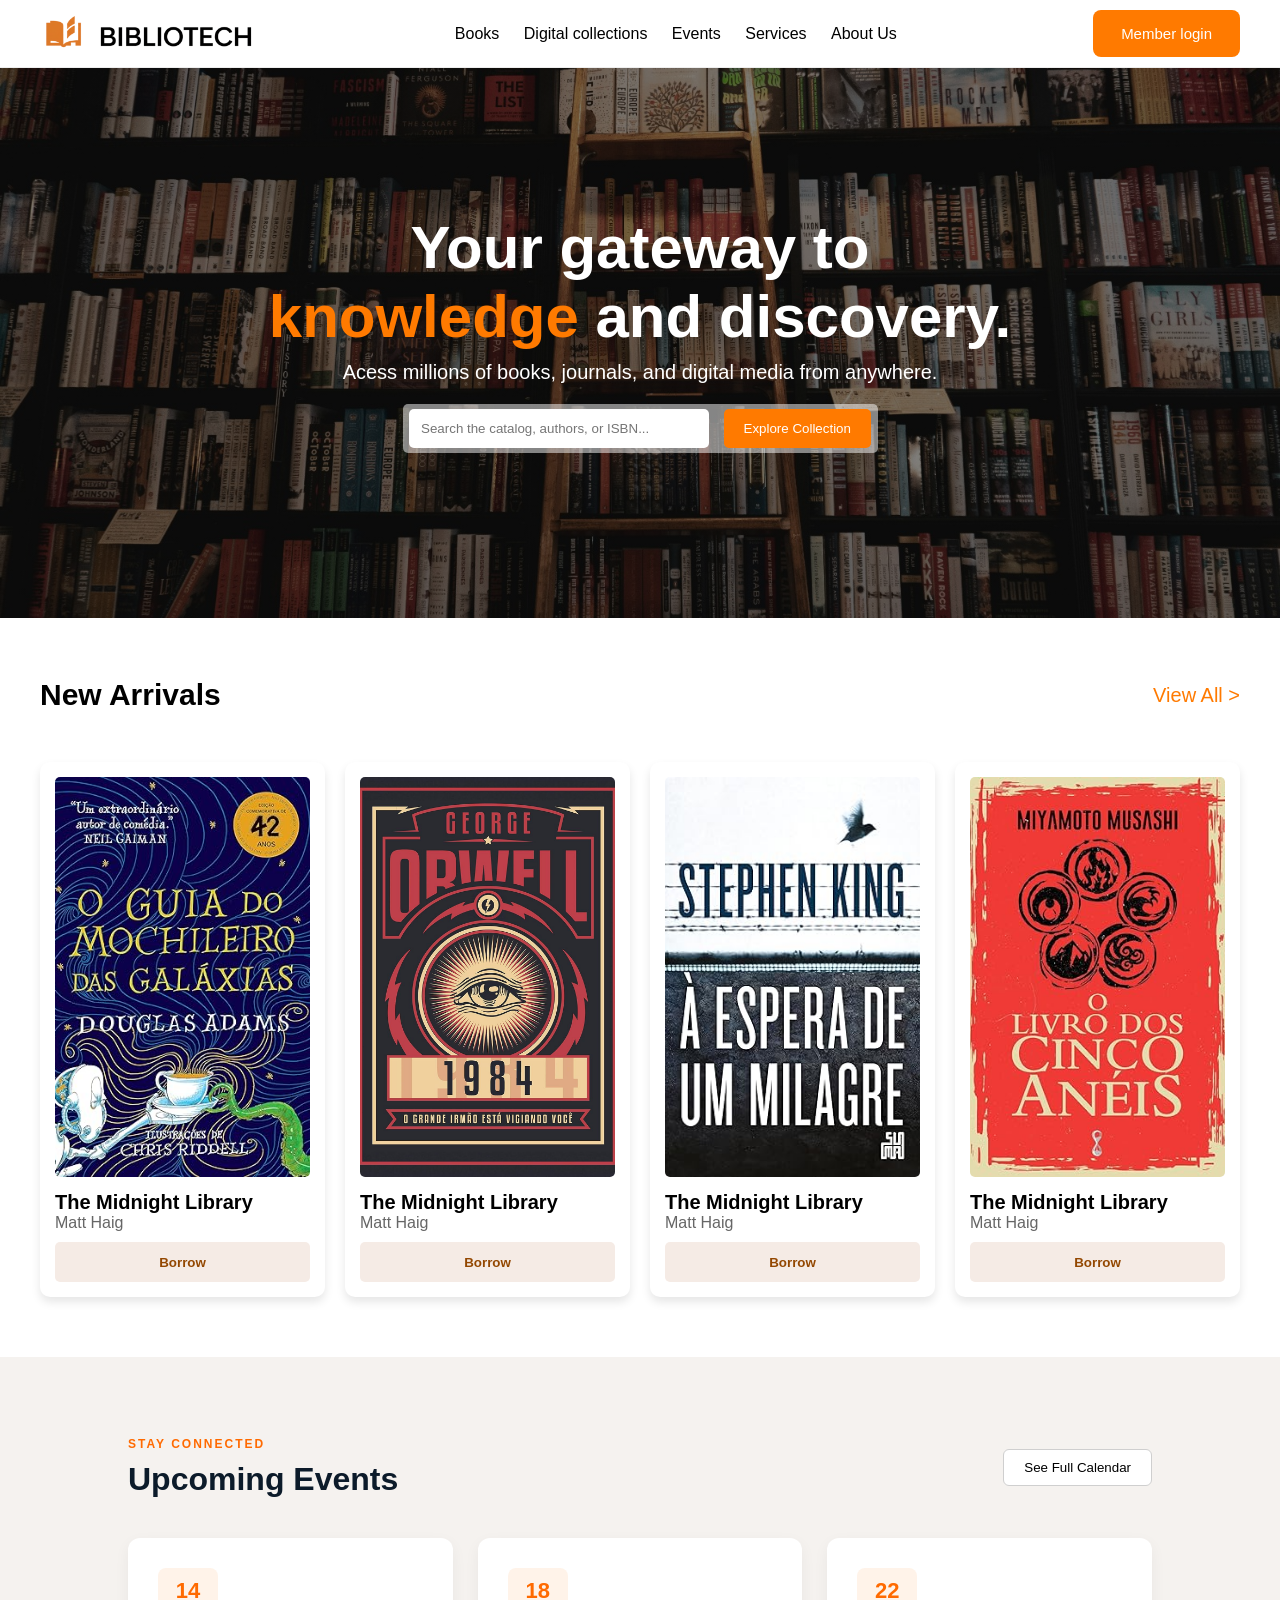
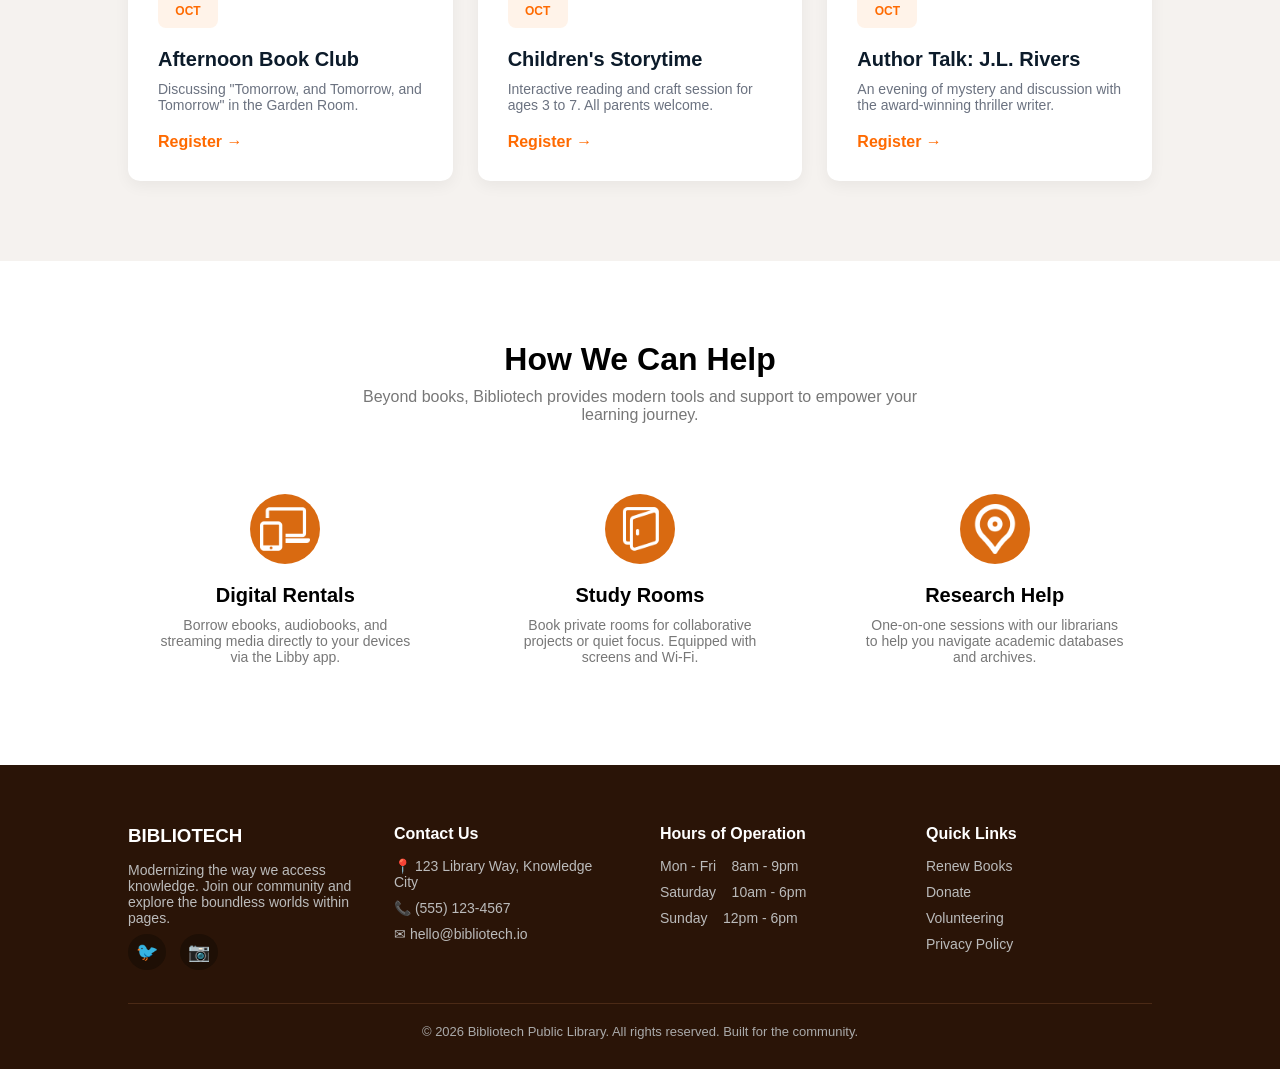
<file: index.html>
<!DOCTYPE html>
<html lang="en">

<head>
    <meta charset="UTF-8">
    <meta name="viewport" content="width=device-width, initial-scale=1.0">
    <title>bibliotech</title>
    <link rel="stylesheet" href="style.css">
</head>

<body>
    <header>
        <div class="container nav">
            <img src="img/logo.png" alt="logo" class="logo">

            <nav>
                <a href="#">Books</a>
                <a href="#">Digital collections</a>
                <a href="#">Events</a>
                <a href="#">Services</a>
                <a href="#">About Us</a>
            </nav>
            <button class="login">Member login</button>
        </div>
    </header>
    <section class="hero">
        <div class="hero-text">
            <h1>Your gateway to <br><span>knowledge</span> and discovery.</h1>
            <p class="frase">Acess millions of books, journals, and digital media from anywhere.</p>

            <div class="search">
                <input type="text" placeholder="Search the catalog, authors, or ISBN...">
                <button>Explore Collection</button>
            </div>
        </div>
    </section>

    <section class="books container">
        <div class="title">
            <h2>New Arrivals</h2>
            <a href="#" class="link">View All ></a>
        </div>

        <div class="book-grid">
            <div class="book">
                <img src="./img/livro 1.jpg" alt="livro">
                <h4 class="titulo">The Midnight Library</h4>
                <p class="autor">Matt Haig</p>
                <button>Borrow</button>
            </div>


            <div class="book">
                <img src="./img/livro 2.jpg" alt="livro">
                <h4 class="titulo">The Midnight Library</h4>
                <p class="autor">Matt Haig</p>
                <button>Borrow</button>
            </div>

            <div class="book">
                <img src="./img/livro 3.jpg" alt="livro">
                <h4 class="titulo">The Midnight Library</h4>
                <p class="autor">Matt Haig</p>
                <button>Borrow</button>
            </div>

            <div class="book">
                <img src="./img/livro 4.jpg" alt="livro">
                <h4 class="titulo">The Midnight Library</h4>
                <p class="autor">Matt Haig</p>
                <button>Borrow</button>
            </div>
        </div>
    </section>

    <section class="events">
        <div class="events-header">
            <div>
                <p class="small-title">STAY CONNECTED</p>
                <h2>Upcoming Events</h2>
            </div>
            <button class="calendar-btn">See Full Calendar</button>
        </div>
        <div class="events-grid">
            <div class="event-card">
                <div class="date">
                    <h3>14</h3>
                    <span>OCT</span>
                </div>
                <h4>Afternoon Book Club</h4>
                <p>
                    Discussing "Tomorrow, and Tomorrow, and Tomorrow" in the Garden Room.
                </p>
                <a href="#">Register →</a>
            </div>
            <div class="event-card">

                <div class="date">
                    <h3>18</h3>
                    <span>OCT</span>
                </div>
                <h4>Children's Storytime</h4>
                <p>
                    Interactive reading and craft session for ages 3 to 7. All parents welcome.
                </p>
                <a href="#">Register →</a>
            </div>
            <div class="event-card">
                <div class="date">
                    <h3>22</h3>
                    <span>OCT</span>
                </div>
                <h4>Author Talk: J.L. Rivers</h4>
                <p>
                    An evening of mystery and discussion with the award-winning thriller writer.
                </p>
                <a href="#">Register →</a>
            </div>
        </div>
    </section>

    <section class="help">
        <h2>How We Can Help</h2>
        <p class="subtitle">
            Beyond books, Bibliotech provides modern tools and support to empower your learning journey.
        </p>
        <div class="help-grid">
            <div class="help-card">
                <div class="icon"><img src="./img/tablet-e-laptop.png" alt="" class="img"></div>
                <h3>Digital Rentals</h3>
                <p>
                    Borrow ebooks, audiobooks, and streaming media directly to your devices via the Libby app.
                </p>
            </div>
            <div class="help-card">
                <div class="icon"><img src="./img/acesso-backdoor.png" alt="" class="img"></div>
                <h3>Study Rooms</h3>
                <p>
                    Book private rooms for collaborative projects or quiet focus. Equipped with screens and Wi-Fi.
                </p>
            </div>
            <div class="help-card">
                <div class="icon"><img src="./img/pino-de-localizacao.png" alt="" class="img"></div>
                <h3>Research Help</h3>
                <p>
                    One-on-one sessions with our librarians to help you navigate academic databases and archives.
                </p>
            </div>
        </div>
    </section>

    <footer class="footer">
        <div class="footer-container">
            <div class="footer-col">
                <h3>BIBLIOTECH</h3>
                <p>
                    Modernizing the way we access knowledge. Join our community and explore the boundless worlds within
                    pages.
                </p>
                <div class="social">
                    <span>🐦</span>
                    <span>📷</span>
                </div>
            </div>
            <div class="footer-col">
                <h4>Contact Us</h4>
                <p>📍 123 Library Way, Knowledge City</p>
                <p>📞 (555) 123-4567</p>
                <p>✉ hello@bibliotech.io</p>
            </div>
            <div class="footer-col">
                <h4>Hours of Operation</h4>
                <p>Mon - Fri &nbsp;&nbsp; 8am - 9pm</p>
                <p>Saturday &nbsp;&nbsp; 10am - 6pm</p>
                <p>Sunday &nbsp;&nbsp; 12pm - 6pm</p>
            </div>
            <div class="footer-col">
                <h4>Quick Links</h4>
                <p>Renew Books</p>
                <p>Donate</p>
                <p>Volunteering</p>
                <p>Privacy Policy</p>
            </div>  
        </div>
        <hr>
        <p class="copy">
            © 2026 Bibliotech Public Library. All rights reserved. Built for the community.
        </p>
    </footer>
</body>

</html>
</file>
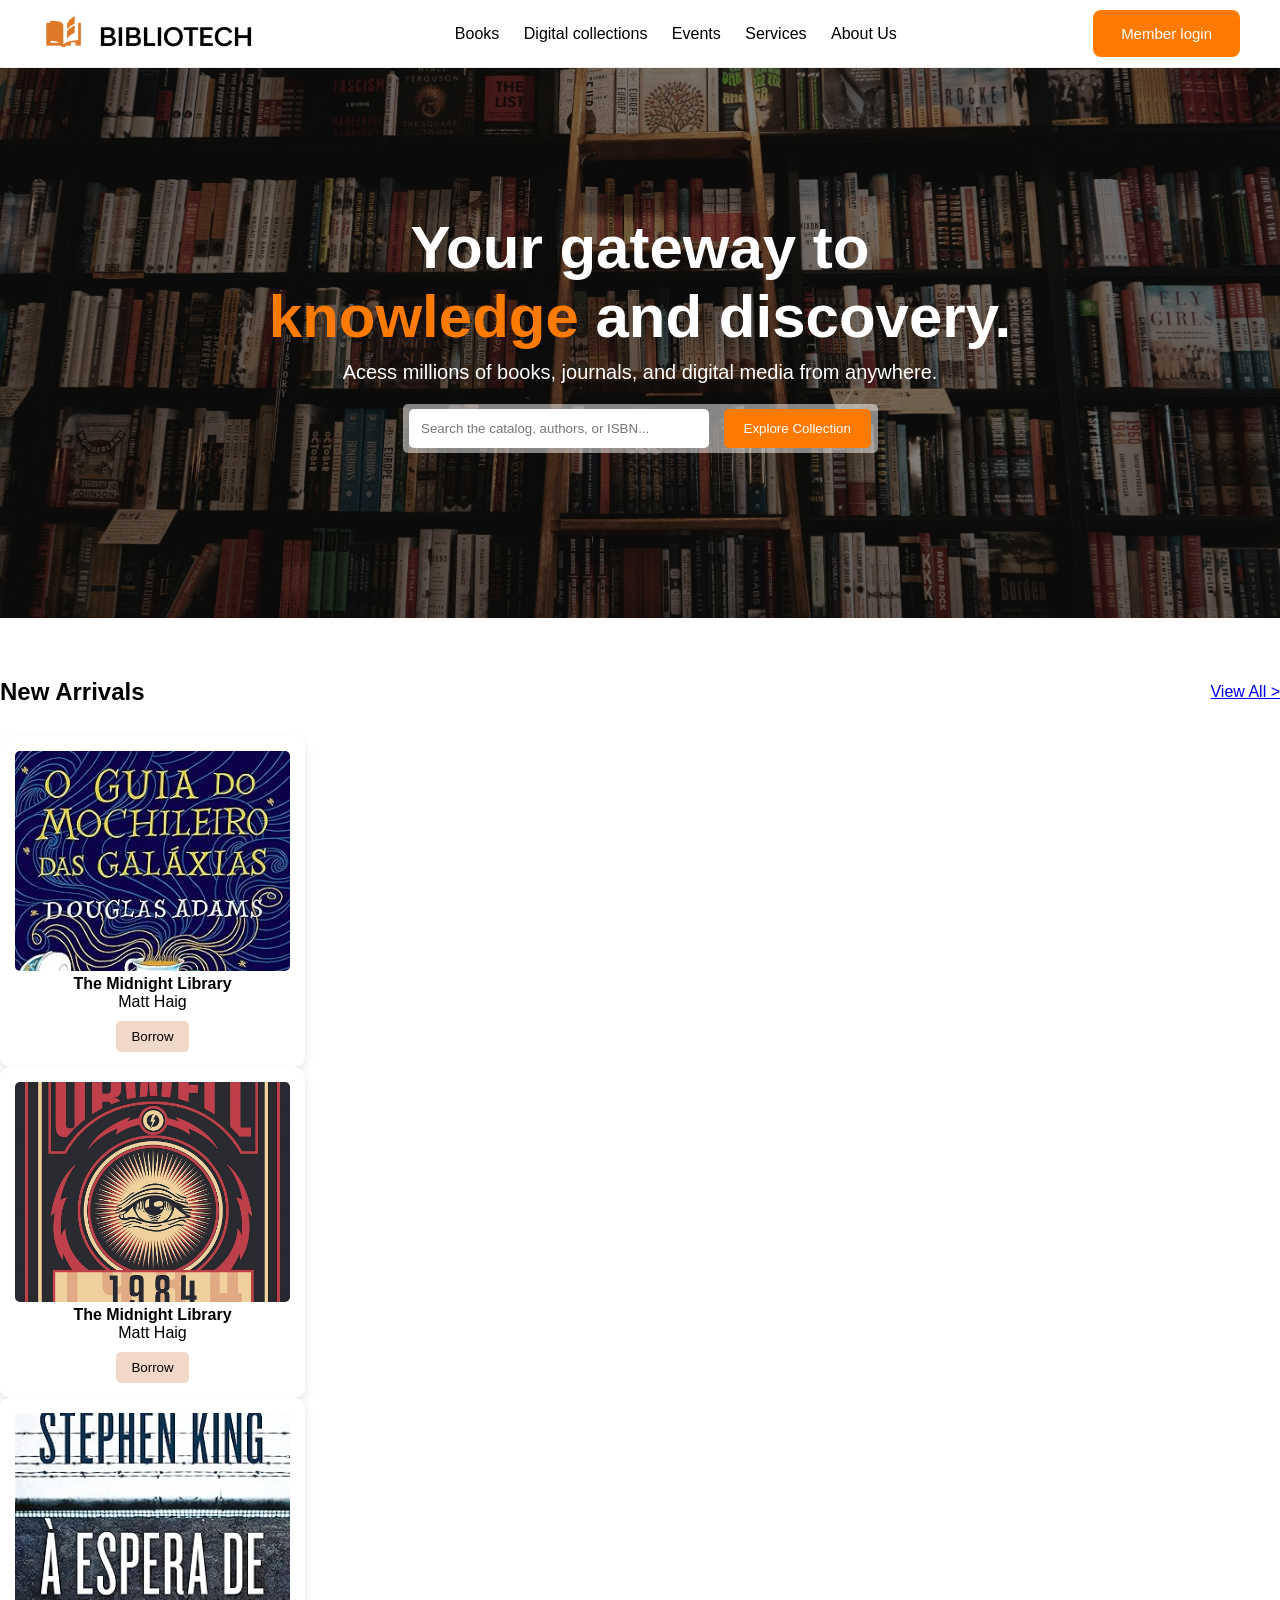
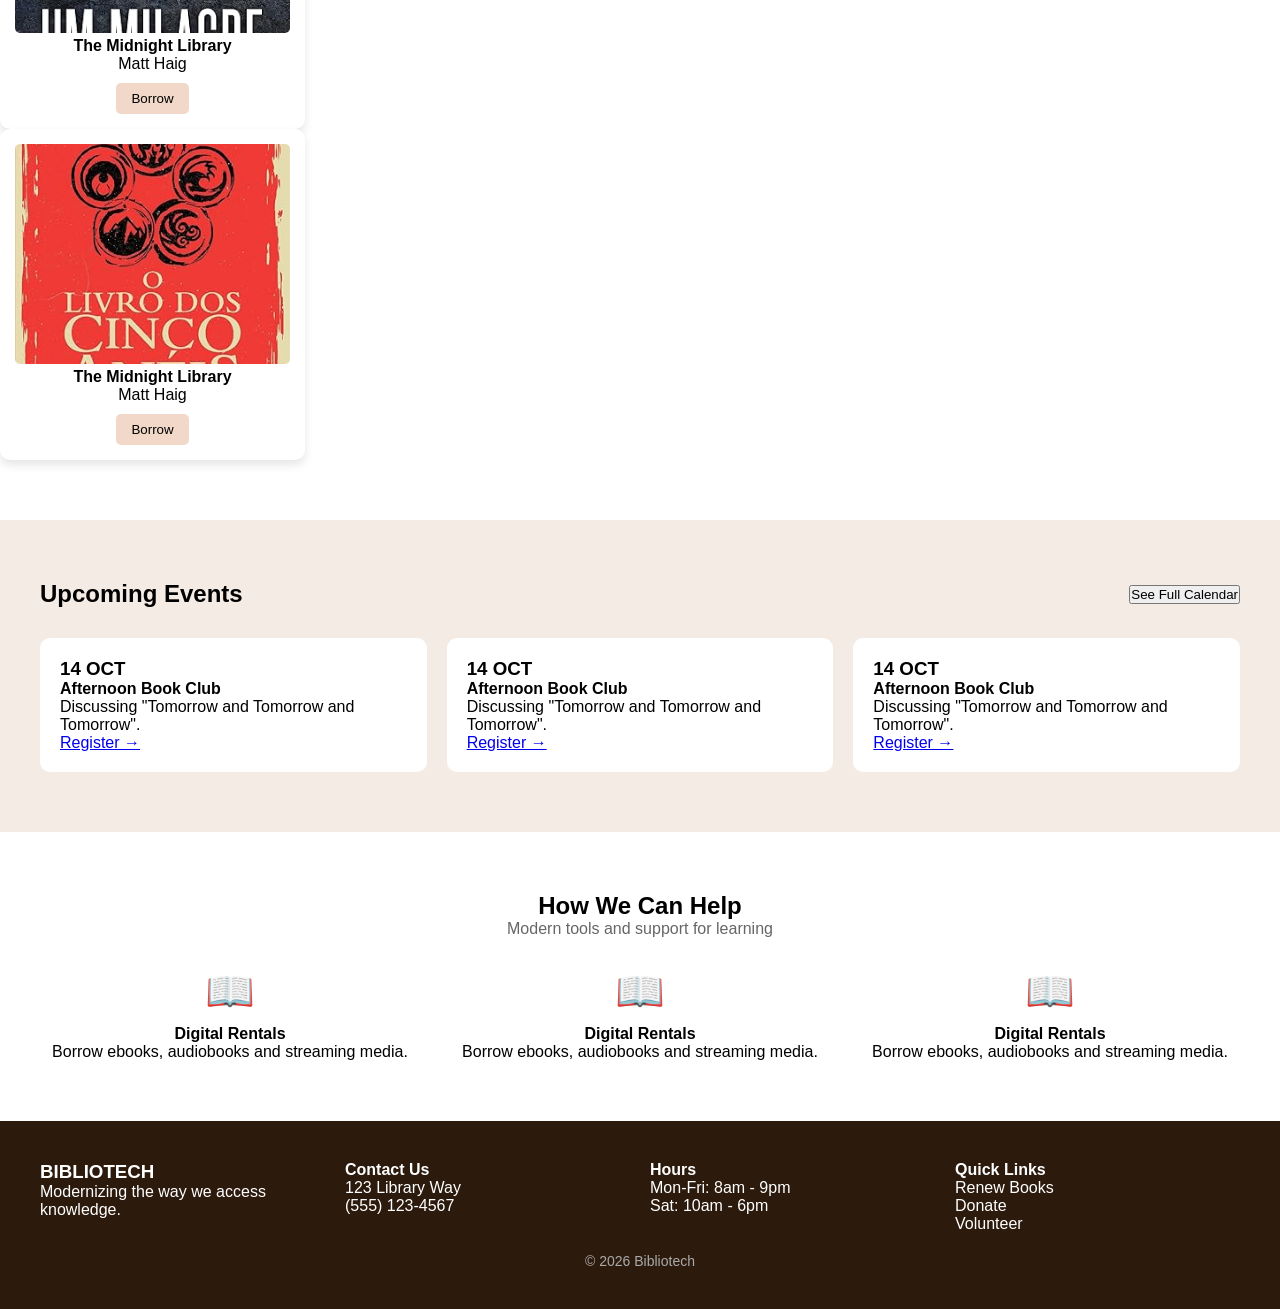
<file: biblioteca - Copia/index.html>
<!DOCTYPE html>
<html lang="en">

<head>
    <meta charset="UTF-8">
    <meta name="viewport" content="width=device-width, initial-scale=1.0">
    <title>bibliotech</title>
    <link rel="stylesheet" href="style.css">
</head>

<body>
    <header>
        <div class="container nav">
            <img src="img/logo.png" alt="logo" class="logo">

            <nav>
                <a href="#">Books</a>
                <a href="#">Digital collections</a>
                <a href="#">Events</a>
                <a href="#">Services</a>
                <a href="#">About Us</a>
            </nav>
            <button class="login">Member login</button>
        </div>
    </header>
    <section class="hero">
        <div class="hero-text">
            <h1>Your gateway to <br><span>knowledge</span> and discovery.</h1>
            <p class="frase">Acess millions of books, journals, and digital media from anywhere.</p>

            <div class="search">
                <input type="text" placeholder="Search the catalog, authors, or ISBN...">
                <button>Explore Collection</button>
            </div>
        </div>
    </section>

    <section class="books">
        <div class="title">
            <h2>New Arrivals</h2>
            <a href="#">View All ></a>
        </div>

        <div class="book-grid">
            <div class="book">
                <img src="./img/livro 1.jpg" alt="livro">
                <h4>The Midnight Library</h4>
                <p>Matt Haig</p>
                <button>Borrow</button>
            </div>
        </div>
        <div class="book-grid">
            <div class="book">
                <img src="./img/livro 2.jpg" alt="livro">
                <h4>The Midnight Library</h4>
                <p>Matt Haig</p>
                <button>Borrow</button>
            </div>
        </div>
        <div class="book-grid">
            <div class="book">
                <img src="./img/livro 3.jpg" alt="livro">
                <h4>The Midnight Library</h4>
                <p>Matt Haig</p>
                <button>Borrow</button>
            </div>
        </div>
        <div class="book-grid">
            <div class="book">
                <img src="./img/livro 4.jpg" alt="livro">
                <h4>The Midnight Library</h4>
                <p>Matt Haig</p>
                <button>Borrow</button>
            </div>
        </div>
    </section>

    <section class="events">
        <div class="container">
            <div class="title">
                <h2>Upcoming Events</h2>
                <button class="calendar">See Full Calendar</button>
            </div>
            <div class="event-grid">
                <div class="event">
                    <h3>14 OCT</h3>
                    <h4>Afternoon Book Club</h4>
                    <p>Discussing "Tomorrow and Tomorrow and Tomorrow".</p>
                    <a href="#">Register →</a>
                </div>
                <div class="event">
                    <h3>14 OCT</h3>
                    <h4>Afternoon Book Club</h4>
                    <p>Discussing "Tomorrow and Tomorrow and Tomorrow".</p>
                    <a href="#">Register →</a>
                </div>
                <div class="event">
                    <h3>14 OCT</h3>
                    <h4>Afternoon Book Club</h4>
                    <p>Discussing "Tomorrow and Tomorrow and Tomorrow".</p>
                    <a href="#">Register →</a>
                </div>
            </div>
        </div>
    </section>

    <section class="services container">
        <h2>How We Can Help</h2>
        <p class="subtitle">Modern tools and support for learning</p>
        <div class="service-grid">
            <div class="service">
                <div class="icon">📖</div>
                <h4>Digital Rentals</h4>
                <p>Borrow ebooks, audiobooks and streaming media.</p>
            </div>
            <div class="service">
                <div class="icon">📖</div>
                <h4>Digital Rentals</h4>
                <p>Borrow ebooks, audiobooks and streaming media.</p>
            </div>
            <div class="service">
                <div class="icon">📖</div>
                <h4>Digital Rentals</h4>
                <p>Borrow ebooks, audiobooks and streaming media.</p>
            </div>
        </div>
    </section>

    <footer>
        <div class="container footer">
            <div>
                <h3>BIBLIOTECH</h3>
                <p>Modernizing the way we access knowledge.</p>
            </div>
            <div>
                <h4>Contact Us</h4>
                <p>123 Library Way</p>
                <p>(555) 123-4567</p>
            </div>
            <div>
                <h4>Hours</h4>
                <p>Mon-Fri: 8am - 9pm</p>
                <p>Sat: 10am - 6pm</p>
            </div>
            <div>
                <h4>Quick Links</h4>
                <p>Renew Books</p>
                <p>Donate</p>
                <p>Volunteer</p>
            </div>
        </div>
        <p class="copy">© 2026 Bibliotech</p>
    </footer>
</body>

</html>
</file>
<file: style.css>
* {
    margin: 0;
    padding: 0;
    box-sizing: border-box;
    font-family: Arial, Helvetica, sans-serif;
}

.container {
    width: 100%;
    max-width: 1200px;
    margin: auto;
}

/* NAVBAR */

.logo {
    height: 40px;
}

header {
    background: white;
    border-bottom: 1px solid #eee;
    padding: 10px;
}

.nav {
    display: flex;
    align-items: center;
    justify-content: space-between;
}

nav a {
    margin: 0 10px;
    text-decoration: none;
    color: #000000;
}

.login {
    background: #ff7a00;
    border: none;
    padding: 15px 28px;
    color: white;
    border-radius: 8px;
    cursor: pointer;
    font-size: 15px;
}

/* HERO */

.hero {
    height: 550px;
    background: linear-gradient(rgba(0, 0, 0, 0.5), rgba(0, 0, 0, 0.5)),
        url("img/background.jpeg");
    background-size: cover;
    background-position: center;
    display: flex;
    align-items: center;
    justify-content: center;
    text-align: center;
    color: white;
}

.hero h1 {
    font-size: 60px;
    margin-bottom: 10px;
}

.hero span {
    color: #ff7a00;
}

.frase {
    font-size: 20px;
}

.search {
    background: linear-gradient(rgba(255, 255, 255, 0.5), rgba(255, 255, 255, 0.5));
    border-radius: 5px;
    width: 475px;
    padding: 5px;
    margin: 20px auto;
}

.search input {
    padding: 12px;
    width: 300px;
    border: none;
    border-radius: 5px;
}

.search button {
    padding: 12px 20px;
    border: none;
    background: #ff7a00;
    color: white;
    border-radius: 5px;
    margin-left: 10px;
}

/* BOOKS */

.books {
    padding: 60px 0;
}

.title {
    display: flex;
    justify-content: space-between;
    align-items: center;
    margin-bottom: 50px;
    font-size: 20px;
    text-decoration: none;
}


.link {
    text-decoration: none;
    color: #ff7a00;
}

.book-grid {
    display: grid;
    grid-template-columns: repeat(4, 1fr);
    gap: 20px;
}

.book {
    background: white;
    padding: 15px;
    border-radius: 10px;
    box-shadow: 0 5px 10px rgba(0, 0, 0, 0.1);
}

.book img {
    width: 100%;
    height: 400px;
    object-fit: cover;
    border-radius: 5px;
}

.book button {
    margin-top: 10px;
    padding: 8px 15px;
    border: none;
    background: #f5ebe5;
    border-radius: 5px;
    color: #934701;
    width: 100%;
    height: 40px;
    font-weight: bold;
}

.titulo {
    margin-top: 10px;
    font-size: 20px;
}

.autor {
    color: #666;
}

/* EVENTS */

.events {
    background: #f5f2ef;
    padding: 80px 10%;
}

.events-header {
    display: flex;
    justify-content: space-between;
    align-items: center;
    margin-bottom: 40px;
}

.small-title {
    color: #ff6a00;
    font-size: 12px;
    letter-spacing: 2px;
    font-weight: 600;
    margin-bottom: 10px;
}

.events-header h2 {
    font-size: 32px;
    color: #0c1b2a;
}

.calendar-btn {
    padding: 10px 20px;
    border: 1px solid #cfcfcf;
    background: white;
    border-radius: 6px;
    cursor: pointer;
}

.events-grid {
    display: grid;
    grid-template-columns: repeat(3, 1fr);
    gap: 25px;
}

.event-card {
    background: white;
    padding: 30px;
    border-radius: 12px;
    box-shadow: 0 5px 15px rgba(0, 0, 0, 0.05);
}

.date {
    background: #fff3e9;
    width: 60px;
    height: 60px;
    border-radius: 8px;
    display: flex;
    flex-direction: column;
    align-items: center;
    justify-content: center;
    margin-bottom: 20px;
}

.date h3 {
    color: #ff6a00;
    font-size: 22px;
}

.date span {
    font-size: 12px;
    color: #ff6a00;
    font-weight: 600;
}

.event-card h4 {
    font-size: 20px;
    margin-bottom: 10px;
    color: #0c1b2a;
}

.event-card p {
    font-size: 14px;
    color: #6b7280;
    margin-bottom: 20px;
}

.event-card a {
    color: #ff6a00;
    text-decoration: none;
    font-weight: 600;
}

/* HELP */

.help {
    padding: 80px 10%;
    text-align: center;
    background: #ffffff;
}

.help h2 {
    font-size: 32px;
    margin-bottom: 10px;
}

.subtitle {
    color: #777;
    max-width: 600px;
    margin: 0 auto 50px auto;
}

.help-grid {
    display: grid;
    grid-template-columns: repeat(3, 1fr);
    gap: 40px;
}

.help-card {
    padding: 20px;
}

.icon {
    width: 70px;
    height: 70px;
    background: #d96a11;
    color: white;
    font-size: 28px;
    border-radius: 50%;
    display: flex;
    align-items: center;
    justify-content: center;
    margin: 0 auto 20px auto;
}

.img {
    width: 50px;
    height: 50px;
}

.help-card h3 {
    font-size: 20px;
    margin-bottom: 10px;
}

.help-card p {
    color: #777;
    font-size: 14px;
    max-width: 260px;
    margin: auto;
}

/* FOOTER */

.footer {
    background: #2a1407;
    color: #ddd;
    padding: 60px 10% 30px 10%;
}

.footer-container {
    display: grid;
    grid-template-columns: repeat(4, 1fr);
    gap: 40px;
}

.footer-col h3 {
    color: white;
    margin-bottom: 15px;
}

.footer-col h4 {
    color: white;
    margin-bottom: 15px;
}

.footer-col p {
    font-size: 14px;
    margin-bottom: 10px;
    color: #bbb;
}

.social {
    margin-top: 15px;
}

.social span {
    margin-right: 10px;
    font-size: 18px;
    background: #1e0f05;
    padding: 8px;
    border-radius: 50%;
}

hr {
    margin: 40px 0 20px 0;
    border: 0;
    height: 1px;
    background: #4b2a16;
}

.copy {
    text-align: center;
    font-size: 13px;
    color: #aaa;
}
</file>
<file: biblioteca - Copia/style.css>
*{
    margin:0;
    padding:0;
    box-sizing:border-box;
    font-family:Arial, Helvetica, sans-serif;
    }
    
    .container{
    width:100%;
    max-width:1200px;
    margin:auto;
    }
    
    /* NAVBAR */
    
    .logo{
        height: 40px;
    }

    header{
    background:white;
    border-bottom:1px solid #eee;
    padding: 10px;
    }
    
    .nav{
    display:flex;
    align-items:center;
    justify-content:space-between;
    }
    
    nav a{
    margin:0 10px;
    text-decoration:none;
    color:#000000;
    }
    
    .login{
    background:#ff7a00;
    border:none;
    padding:15px 28px;
    color:white;
    border-radius:8px;
    cursor:pointer;
    font-size: 15px;
    }
    
    /* HERO */
    
    .hero{
        height:550px;
        background: linear-gradient(rgba(0,0,0,0.5), rgba(0,0,0,0.5)),
        url("img/background.jpeg");
        background-size: cover;
        background-position: center;
        display:flex;
        align-items:center;
        justify-content:center;
        text-align:center;
        color:white;
        }
    
    .hero h1{
    font-size:60px;
    margin-bottom:10px;
    }
    
    .hero span{
    color:#ff7a00;
    }
    
    .frase{
        font-size: 20px;
    }
    .search{
    background: linear-gradient(rgba(255, 255, 255, 0.5), rgba(255, 255, 255, 0.5));
    border-radius: 5px;
    width: 475px;
    padding: 5px;
    margin: 20px auto; 
    }
    
    .search input{
    padding:12px;
    width:300px;
    border:none;
    border-radius:5px;
    }
    
    .search button{
    padding:12px 20px;
    border:none;
    background:#ff7a00;
    color:white;
    border-radius:5px;
    margin-left:10px;
    }
    
    /* BOOKS */
    
    .books{
    padding:60px 0;
    }
    
    .title{
    display:flex;
    justify-content:space-between;
    align-items:center;
    margin-bottom:30px;
    }
    
    .book-grid{
    display:grid;
    grid-template-columns:repeat(4,1fr);
    gap:20px;
    }
    
    .book{
    background:white;
    padding:15px;
    border-radius:10px;
    box-shadow:0 5px 10px rgba(0,0,0,0.1);
    text-align:center;
    }
    
    .book img{
    width:100%;
    height:220px;
    object-fit:cover;
    border-radius:5px;
    }
    
    .book button{
    margin-top:10px;
    padding:8px 15px;
    border:none;
    background:#f2d8c8;
    border-radius:5px;
    }
    
    /* EVENTS */
    
    .events{
    background:#f5ebe5;
    padding:60px 0;
    }
    
    .event-grid{
    display:grid;
    grid-template-columns:repeat(3,1fr);
    gap:20px;
    }
    
    .event{
    background:white;
    padding:20px;
    border-radius:10px;
    }
    
    /* SERVICES */
    
    .services{
    padding:60px 0;
    text-align:center;
    }
    
    .subtitle{
    margin-bottom:30px;
    color:#666;
    }
    
    .service-grid{
    display:grid;
    grid-template-columns:repeat(3,1fr);
    gap:30px;
    }
    
    .service .icon{
    font-size:40px;
    margin-bottom:10px;
    }
    
    /* FOOTER */
    
    footer{
    background:#2c1a0d;
    color:white;
    padding:40px 0;
    }
    
    .footer{
    display:grid;
    grid-template-columns:repeat(4,1fr);
    gap:20px;
    }
    
    .copy{
    text-align:center;
    margin-top:20px;
    font-size:14px;
    color:#aaa;
    }
</file>
